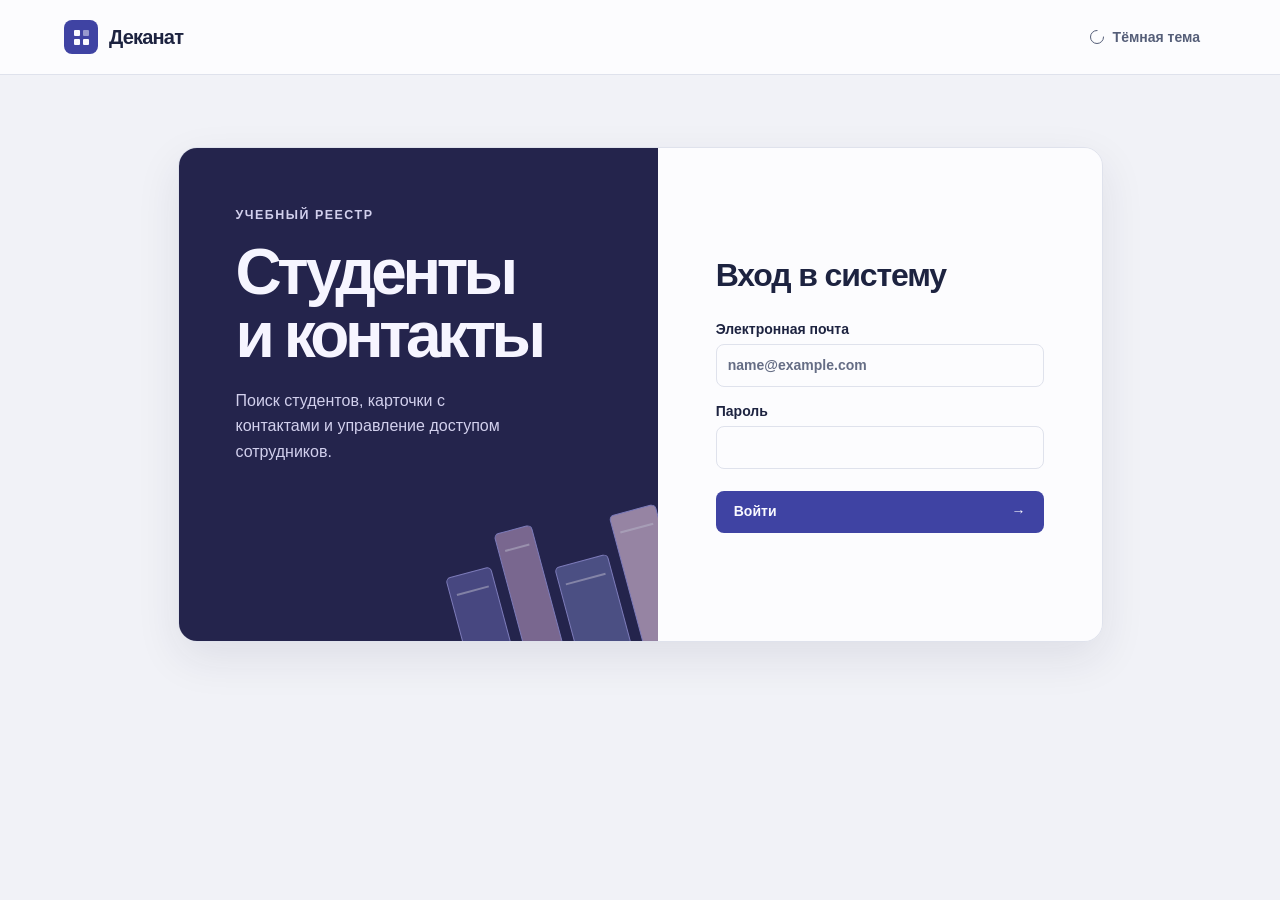
<file: src/main/resources/static/index.html>
<!doctype html>
<html lang="ru">
<head>
    <meta charset="utf-8">
    <meta name="viewport" content="width=device-width, initial-scale=1">
    <meta name="color-scheme" content="light dark">
    <title>Деканат — реестр студентов</title>
    <link rel="stylesheet" href="./assets/styles.css">
    <script src="./assets/preview.js" defer></script>
    <script src="./assets/app.js" defer></script>
</head>
<body>
<a class="skip-link" href="#content">К содержанию</a>
<header class="topbar">
    <div class="brand" aria-label="Деканат">
        <span class="brand-mark" aria-hidden="true"><i></i><i></i><i></i><i></i></span>
        <span>Деканат</span>
    </div>
    <div class="topbar-actions">
        <label id="preview-role-control" class="preview-role" hidden>
            <span>Демо-роль</span>
            <select id="preview-role" aria-label="Демонстрационная роль">
                <option value="ADMIN">Администратор</option>
                <option value="TEACHER">Преподаватель</option>
                <option value="SUPER_ADMIN">Суперадминистратор</option>
            </select>
        </label>
        <button id="theme" class="button ghost theme-button" type="button" aria-pressed="false">
            <span class="theme-icon" aria-hidden="true"></span><span id="theme-label">Тёмная тема</span>
        </button>
    </div>
</header>

<main id="content" tabindex="-1">
    <section id="login" class="login-layout" aria-labelledby="login-title">
        <div class="login-intro">
            <span class="section-label">Учебный реестр</span>
            <h1>Студенты<br>и контакты</h1>
            <p>Поиск студентов, карточки с контактами и управление доступом сотрудников.</p>
            <div class="book-spines" aria-hidden="true"><i></i><i></i><i></i><i></i></div>
        </div>
        <div class="login-panel">
            <h2 id="login-title">Вход в систему</h2>
            <noscript><p>Для входа включите JavaScript в браузере.</p></noscript>
            <form id="login-form" class="form-stack" method="post">
                <label>Электронная почта
                    <input id="login-email" name="email" type="email" autocomplete="username" placeholder="name@example.com" required maxlength="254">
                </label>
                <label>Пароль
                    <input name="password" type="password" autocomplete="current-password" required maxlength="72">
                </label>
                <p class="form-error" role="alert" hidden></p>
                <button type="submit" class="button primary">Войти <span aria-hidden="true">→</span></button>
            </form>
        </div>
    </section>

    <div id="workspace" class="workspace" hidden>
        <aside class="sidebar" aria-label="Рабочая область">
            <nav class="sidebar-nav" aria-label="Разделы реестра">
                <button id="students-nav" class="nav-button" type="button" data-section="students">
                    <span class="nav-icon students-icon" aria-hidden="true"></span>Студенты
                </button>
                <button id="users-nav" class="nav-button" type="button" data-section="users">
                    <span class="nav-icon users-icon" aria-hidden="true"></span>Пользователи
                </button>
            </nav>
            <div class="account">
                <p id="account-email" class="account-email"></p>
                <p id="account-roles" class="account-roles"></p>
                <button id="logout" class="button ghost" type="button">Выйти <span aria-hidden="true">↗</span></button>
            </div>
        </aside>

        <section id="directory" class="directory" aria-labelledby="directory-title">
            <p id="preview-note" class="preview-note" hidden>Демонстрация · Изменения сбрасываются при перезагрузке.</p>
            <header class="directory-heading">
                <div>
                    <h1 id="directory-title">Студенты</h1>
                    <p id="directory-description">Имена и контактные данные студентов</p>
                </div>
                <button id="add-entry" class="button primary" type="button"><span aria-hidden="true">+</span><span id="add-label">Добавить студента</span></button>
            </header>
            <div id="directory-card" class="directory-card">
                <form id="list-tools" class="list-tools" role="search" aria-label="Поиск и сортировка записей">
                    <label class="search-field">
                        <span class="visually-hidden" id="search-label">Поиск по имени, фамилии или ID</span>
                        <span class="search-icon" aria-hidden="true"></span>
                        <input id="query" name="query" type="search" placeholder="Имя, фамилия или ID" autocomplete="off" maxlength="254">
                    </label>
                    <label id="filter-field" class="tool-field" hidden>
                        <span class="visually-hidden">Фильтр по роли</span>
                        <select id="role-filter">
                            <option value="">Все роли</option>
                            <option value="SUPER_ADMIN">Суперадминистратор</option>
                            <option value="ADMIN">Администратор</option>
                            <option value="TEACHER">Преподаватель</option>
                        </select>
                    </label>
                    <label class="tool-field">
                        <span class="visually-hidden">Порядок сортировки</span>
                        <select id="sort"></select>
                    </label>
                </form>
                <div id="list-status" class="list-state" aria-live="polite" hidden>
                    <p id="list-message"></p>
                    <button id="retry" class="button secondary" type="button" hidden>Повторить</button>
                </div>
                <div id="table-wrap" class="table-wrap" hidden>
                    <table id="records">
                        <caption class="visually-hidden" id="table-caption">Список студентов</caption>
                        <thead><tr id="columns"></tr></thead>
                        <tbody id="rows"></tbody>
                    </table>
                </div>
                <footer id="list-footer" class="list-footer">
                    <span id="page-summary" aria-live="polite"></span>
                    <div id="pagination" class="pagination" aria-label="Страницы списка" hidden>
                        <button id="previous" class="button secondary page-button" type="button" aria-label="Предыдущая страница">←</button>
                        <span id="page-number" aria-live="polite"></span>
                        <button id="next" class="button secondary page-button" type="button" aria-label="Следующая страница">→</button>
                    </div>
                </footer>
            </div>
            <p id="announcement" class="visually-hidden" role="status"></p>
            <div id="toast" class="toast" hidden aria-hidden="true"></div>
        </section>
    </div>
</main>

<dialog id="dialog" class="dialog" aria-labelledby="dialog-title">
    <div class="dialog-heading">
        <h2 id="dialog-title"></h2>
        <button id="close-dialog" type="button" class="button ghost close-button" aria-label="Закрыть">×</button>
    </div>
    <div id="dialog-content"></div>
</dialog>

<template id="student-form-template">
    <form class="form-stack edit-form">
        <div class="form-columns">
            <label>Имя <input name="name" required maxlength="255" autocomplete="off"></label>
            <label>Фамилия <input name="surname" required maxlength="255" autocomplete="off"></label>
        </div>
        <label>Телефон <input type="tel" name="phoneNumber" maxlength="32" autocomplete="off" placeholder="+7 900 000-00-00"></label>
        <label>Электронная почта <input type="email" name="email" maxlength="255" autocomplete="off"></label>
        <p class="form-error" role="alert" hidden></p>
        <div class="form-actions">
            <button class="button secondary" type="button" data-cancel>Отмена</button>
            <button class="button primary" type="submit">Сохранить</button>
        </div>
    </form>
</template>

<template id="user-form-template">
    <form class="form-stack edit-form">
        <label>Электронная почта <input type="email" name="email" required maxlength="254" autocomplete="off"></label>
        <label>Пароль <input type="password" name="password" autocomplete="new-password"></label>
        <fieldset class="role-fieldset">
            <legend>Роли</legend>
            <label><input type="checkbox" name="role" value="TEACHER"> Преподаватель</label>
            <label><input type="checkbox" name="role" value="ADMIN"> Администратор</label>
            <label><input type="checkbox" name="role" value="SUPER_ADMIN"> Суперадминистратор</label>
        </fieldset>
        <p class="form-error" role="alert" hidden></p>
        <div class="form-actions">
            <button class="button secondary" type="button" data-cancel>Отмена</button>
            <button class="button primary" type="submit">Сохранить</button>
        </div>
    </form>
</template>
</body>
</html>
</file>
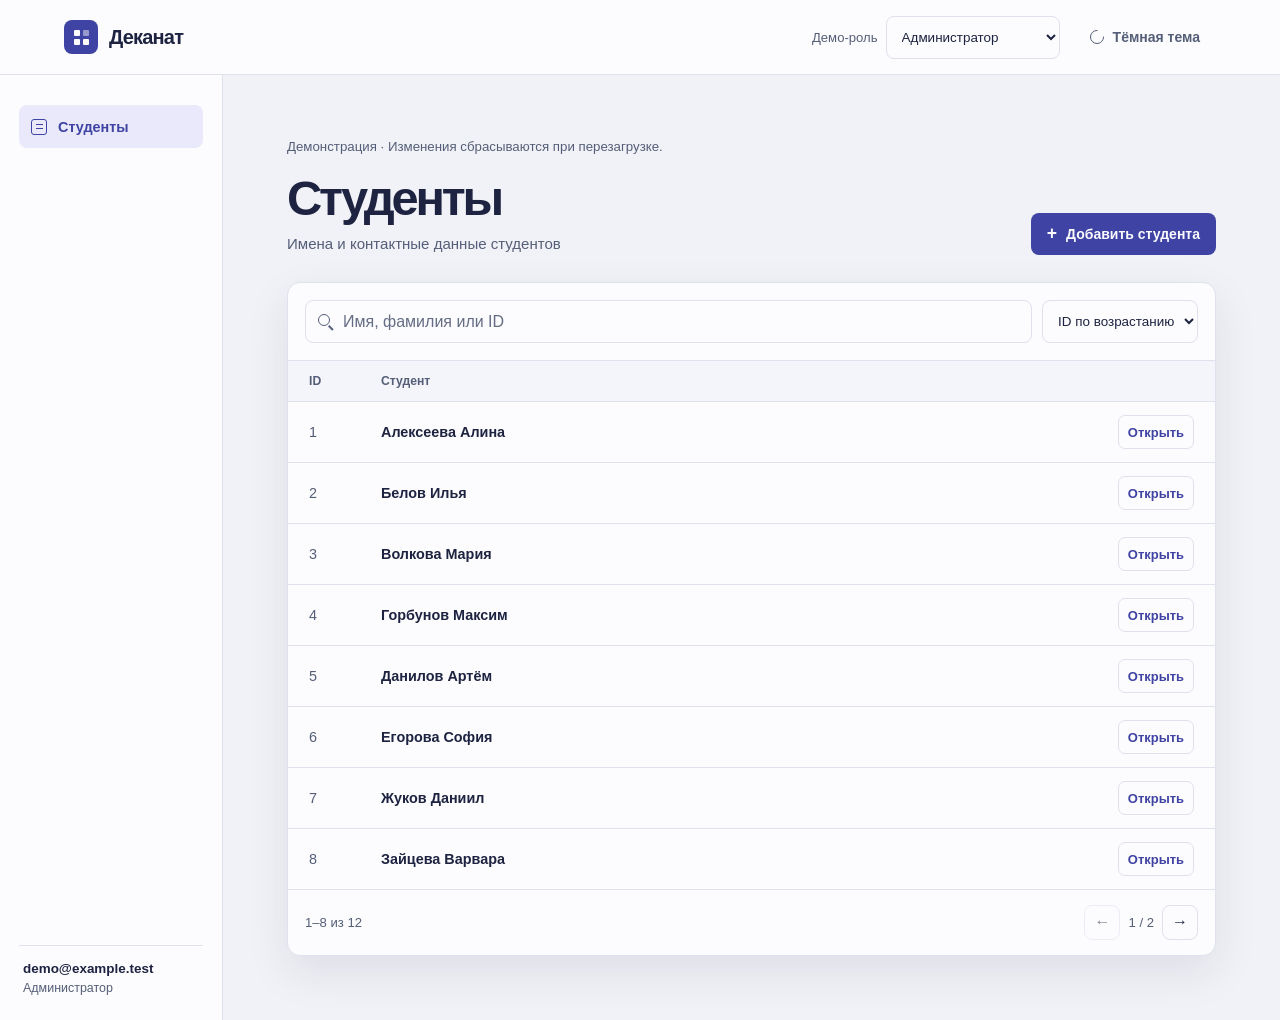
<file: preview.html>
<!doctype html>
<html lang="ru">
<head>
  <meta charset="utf-8">
  <meta name="viewport" content="width=device-width, initial-scale=1">
  <title>Предпросмотр fun-student</title>
  <meta http-equiv="refresh" content="0; url=./src/main/resources/static/index.html?preview=1">
</head>
<body>
  <p><a href="./src/main/resources/static/index.html?preview=1">Открыть автономный предпросмотр</a></p>
</body>
</html>
</file>
<file: src/main/resources/static/assets/styles.css>
:root {
    color-scheme: light;
    font-family: Inter, "Segoe UI", Arial, sans-serif;
    color: var(--text);
    background: var(--page);
    --page: #f1f2f7;
    --surface: #fcfcfe;
    --surface-alt: #f4f5fa;
    --line: #dfe2ec;
    --text: #1d2340;
    --muted: #555e78;
    --accent: #3f43a3;
    --accent-hover: #313683;
    --on-accent: #fafaff;
    --accent-soft: #e9e9fb;
    --focus: #5358d0;
    --danger: #a52545;
    --on-danger: #fff5f7;
    --error-bg: #fbebef;
    --login-bg: #24244c;
    --login-text: #f6f5ff;
    --login-muted: #d2d0ed;
    --shadow: 0 16px 45px rgb(33 36 72 / 9%);
}

[data-theme="dark"] {
    color-scheme: dark;
    --page: #161827;
    --surface: #202337;
    --surface-alt: #272b42;
    --line: #363c58;
    --text: #f0effa;
    --muted: #b1b7d1;
    --accent: #b5b6ff;
    --accent-hover: #ceceff;
    --on-accent: #242451;
    --accent-soft: #33345a;
    --focus: #b0b1ff;
    --danger: #f6a8bd;
    --on-danger: #431124;
    --error-bg: #462b3e;
    --login-bg: #29294d;
    --shadow: 0 16px 45px rgb(0 0 0 / 22%);
}

*, *::before, *::after { box-sizing: border-box; }
[hidden] { display: none !important; }
body { margin: 0; min-width: 290px; }
button, input, select { font: inherit; }
button, select { cursor: pointer; }
button:disabled { cursor: default; opacity: .54; }
h1, h2, p { margin: 0; }
a { color: var(--accent); }
:focus-visible { outline: 3px solid var(--focus); outline-offset: 3px; }

.visually-hidden, .skip-link:not(:focus) {
    position: absolute;
    width: 1px;
    height: 1px;
    clip-path: inset(50%);
    overflow: hidden;
    white-space: nowrap;
}

.skip-link:focus { position: fixed; inset: 8px auto auto 12px; z-index: 10; padding: 12px; background: var(--surface); }

.topbar {
    min-height: 75px;
    padding: 12px clamp(20px, 5vw, 72px);
    background: var(--surface);
    border-bottom: 1px solid var(--line);
    display: flex;
    justify-content: space-between;
    align-items: center;
    gap: 20px;
}

.brand { display: flex; align-items: center; gap: 11px; font-weight: 760; font-size: 1.25rem; letter-spacing: -.04em; }
.brand-mark {
    display: grid;
    grid-template-columns: repeat(2, 6px);
    grid-template-rows: repeat(2, 6px);
    gap: 3px;
    place-content: center;
    width: 34px;
    height: 34px;
    border-radius: 8px;
    background: var(--accent);
}
.brand-mark i { background: var(--on-accent); border-radius: 1px; }
.brand-mark i:nth-child(2) { opacity: .47; }
.topbar-actions { display: flex; align-items: center; gap: 14px; }
.preview-role { display: flex; align-items: center; gap: 8px; }
.preview-role span { color: var(--muted); font-size: .82rem; white-space: nowrap; }
.preview-role select { width: auto; }

.button {
    display: inline-flex;
    justify-content: center;
    align-items: center;
    gap: 9px;
    padding: 10px 15px;
    min-height: 42px;
    border: 1px solid transparent;
    border-radius: 8px;
    font-size: .875rem;
    font-weight: 650;
    line-height: 1.3;
    text-decoration: none;
}
.button.primary { background: var(--accent); color: var(--on-accent); }
.button.primary:hover:enabled { background: var(--accent-hover); }
.button.secondary { color: var(--text); background: var(--surface); border-color: var(--line); }
.button.secondary:hover:enabled, .button.ghost:hover:enabled { background: var(--surface-alt); }
.button.ghost { color: var(--muted); background: transparent; }
.button.danger { background: var(--danger); color: var(--on-danger); }
.button.danger:hover:enabled { filter: brightness(.92); }

.theme-icon { width: 14px; height: 14px; border: 1.6px solid currentColor; border-radius: 50%; position: relative; }
.theme-icon::after { content: ""; width: 9px; height: 9px; position: absolute; top: -3px; right: -3px; background: var(--surface); border-radius: 50%; }
.theme-button:hover .theme-icon::after { background: var(--surface-alt); }
[data-theme="dark"] .theme-icon::after { display: none; }
[data-theme="dark"] .theme-icon { box-shadow: inset 0 0 0 2px var(--surface); background: currentColor; }

.login-layout {
    display: grid;
    grid-template-columns: 1.08fr 1fr;
    max-width: 925px;
    min-height: 495px;
    margin: clamp(32px, 8vh, 90px) auto;
    width: calc(100% - 40px);
    overflow: hidden;
    border: 1px solid var(--line);
    border-radius: 19px;
    box-shadow: var(--shadow);
}
.login-intro { position: relative; overflow: hidden; isolation: isolate; padding: clamp(26px, 5vw, 57px); background: var(--login-bg); color: var(--login-text); }
.section-label { font-size: .78rem; letter-spacing: .12em; text-transform: uppercase; color: var(--login-muted); font-weight: 670; }
.login-intro h1 { margin-top: 18px; font-size: clamp(2.55rem, 5vw, 4.55rem); line-height: .99; letter-spacing: -.07em; }
.login-intro p { margin-top: 20px; color: var(--login-muted); max-width: 30ch; line-height: 1.6; }
.book-spines { position: absolute; bottom: -34px; right: -18px; display: flex; align-items: end; gap: 11px; z-index: -1; transform: rotate(-15deg); }
.book-spines i { display: block; height: 127px; width: 47px; border: 1px solid #9f9de4; border-radius: 5px; background: #555594; opacity: .72; }
.book-spines i:nth-child(2) { height: 157px; background: #9b82aa; width: 39px; }
.book-spines i:nth-child(3) { height: 109px; background: #5b6099; width: 55px; }
.book-spines i:nth-child(4) { height: 145px; background: #c3a9c5; width: 48px; }
.book-spines i::before { display: block; content: ""; height: 2px; margin: 17px 6px; background: #eeedf7; opacity: .53; }
.login-panel { display: flex; flex-direction: column; justify-content: center; padding: clamp(25px, 5vw, 58px); background: var(--surface); }
.login-panel h2 { margin-bottom: 27px; font-size: clamp(1.35rem, 3vw, 2rem); letter-spacing: -.035em; }
.login-panel button[type="submit"] { justify-content: space-between; padding-inline: 17px; margin-top: 6px; }

.form-stack { display: grid; gap: 16px; }
.form-stack label { display: grid; gap: 7px; font-size: .875rem; font-weight: 620; }
.form-stack label small { color: var(--muted); font-weight: 400; }
input:not([type="checkbox"]), select {
    width: 100%;
    min-height: 43px;
    border: 1px solid var(--line);
    border-radius: 8px;
    padding: 9px 11px;
    background: var(--surface);
    color: var(--text);
}
input::placeholder { color: var(--muted); opacity: .9; }
.form-error { background: var(--error-bg); color: var(--danger); border-radius: 8px; padding: 10px 12px; line-height: 1.4; font-size: .875rem; overflow-wrap: anywhere; }

.workspace {
    display: grid;
    grid-template-columns: 223px minmax(0, 1fr);
    max-width: 1440px;
    margin: 0 auto;
    min-height: calc(100vh - 75px);
}
.sidebar {
    display: flex;
    flex-direction: column;
    justify-content: space-between;
    min-width: 0;
    gap: 25px;
    padding: 30px 19px 23px;
    border-inline-end: 1px solid var(--line);
    background: var(--surface);
}
.sidebar-nav { display: grid; gap: 6px; }
.nav-button {
    width: 100%;
    text-align: left;
    min-height: 43px;
    display: flex;
    align-items: center;
    gap: 11px;
    padding: 10px 12px;
    border: 0;
    border-radius: 8px;
    color: var(--muted);
    background: transparent;
    font-size: .9rem;
    font-weight: 600;
}
.nav-button:hover { background: var(--surface-alt); }
.nav-button[aria-current="page"] { background: var(--accent-soft); color: var(--accent); }
.nav-icon { width: 16px; height: 16px; flex: none; position: relative; }
.students-icon { border: 1.5px solid currentColor; border-radius: 3px; }
.students-icon::after { content: ""; display: block; width: 7px; height: 1.5px; background: currentColor; box-shadow: 0 4px currentColor; margin: 4px auto; }
.users-icon::before { content: ""; position: absolute; inset: 0 auto auto 5px; width: 7px; height: 7px; border: 1.5px solid currentColor; border-radius: 50%; }
.users-icon::after { content: ""; position: absolute; inset: auto 1px 0; height: 7px; border: 1.5px solid currentColor; border-radius: 6px 6px 2px 2px; }
.account { border-top: 1px solid var(--line); padding: 15px 4px 0; }
.account-email { font-size: .84rem; overflow-wrap: anywhere; font-weight: 650; }
.account-roles { margin-top: 4px; font-size: .78rem; line-height: 1.4; color: var(--muted); }
.account .button { margin: 7px 0 0 -9px; }

.directory { min-width: 0; padding: clamp(26px, 5vw, 64px); }
.preview-note { margin-bottom: 19px; color: var(--muted); font-size: .83rem; }
.directory-heading { display: flex; align-items: end; justify-content: space-between; gap: 18px; margin-bottom: 27px; }
.directory-heading h1 { font-size: clamp(2rem, 4vw, 3.05rem); letter-spacing: -.065em; line-height: 1.04; }
.directory-heading p { margin-top: 9px; color: var(--muted); font-size: .94rem; line-height: 1.5; }
.directory-heading .button { flex: none; }
.directory-heading .button > span:first-child { font-size: 1.1rem; line-height: .9; }

.directory-card { background: var(--surface); border: 1px solid var(--line); border-radius: 13px; box-shadow: var(--shadow); }
.list-tools { display: flex; flex-wrap: wrap; gap: 10px; padding: 17px; }
.search-field { position: relative; flex: 1 1 210px; }
.search-field input { padding-inline-start: 37px; }
.search-icon { position: absolute; left: 13px; top: 14px; width: 12px; height: 12px; border: 1.5px solid var(--muted); border-radius: 50%; pointer-events: none; }
.search-icon::after { position: absolute; width: 6px; height: 1.5px; background: var(--muted); transform: rotate(45deg); content: ""; right: -5px; bottom: -3px; }
.tool-field { flex: 0 1 auto; }
.tool-field select, .preview-role select { padding-inline: 11px 6px; font-size: .84rem; }

.table-wrap { overflow-x: auto; }
table { width: 100%; border-collapse: collapse; text-align: start; }
th { font-size: .76rem; text-align: start; color: var(--muted); background: var(--surface-alt); }
th, td { padding: 13px clamp(11px, 2vw, 21px); border-top: 1px solid var(--line); }
td { font-size: .9rem; overflow-wrap: anywhere; }
.record-id { width: 72px; color: var(--muted); font-variant-numeric: tabular-nums; white-space: nowrap; }
.record-name { min-width: 130px; font-weight: 630; }
.actions { width: 1px; }
.record-button { border: 1px solid var(--line); border-radius: 7px; background: transparent; color: var(--accent); padding: 6px 9px; min-height: 34px; font-size: .81rem; font-weight: 650; white-space: nowrap; }
.record-button:hover { background: var(--accent-soft); }
.role-badges { display: flex; flex-wrap: wrap; gap: 5px; }
.role-badge { display: inline-flex; padding: 4px 8px; background: var(--accent-soft); color: var(--accent); border-radius: 5px; font-size: .73rem; line-height: 1.35; font-weight: 620; }
.list-state { min-height: 156px; display: grid; align-content: center; justify-items: center; gap: 12px; padding: 20px; text-align: center; color: var(--muted); }
.list-footer { min-height: 66px; display: flex; align-items: center; justify-content: space-between; gap: 12px; padding: 13px 17px; border-top: 1px solid var(--line); color: var(--muted); font-size: .82rem; }
.pagination { display: flex; align-items: center; gap: 8px; white-space: nowrap; }
.page-button { min-height: 35px; min-width: 36px; padding: 4px 8px; font-size: 1rem; }

.dialog { width: min(530px, calc(100% - 30px)); max-height: calc(100% - 30px); padding: 0; border: 1px solid var(--line); border-radius: 15px; background: var(--surface); color: var(--text); box-shadow: var(--shadow); }
.dialog::backdrop { background: rgb(22 23 44 / 61%); }
.dialog-heading { display: flex; justify-content: space-between; align-items: start; gap: 18px; padding: 20px 22px 15px; border-bottom: 1px solid var(--line); }
.dialog-heading h2 { font-size: 1.35rem; letter-spacing: -.035em; align-self: center; overflow-wrap: anywhere; }
.close-button { min-height: 34px; width: 35px; padding: 0; font-size: 1.4rem; flex: none; }
#dialog-content { padding: 21px 22px; }
.form-columns { display: grid; grid-template-columns: repeat(2, minmax(0, 1fr)); gap: 12px; }
.form-actions { display: flex; flex-wrap: wrap; justify-content: end; gap: 8px; margin-top: 4px; }
.details { display: grid; gap: 14px; margin: 0 0 18px; }
.details dt { color: var(--muted); font-size: .8rem; }
.details dd { margin: 4px 0 0; overflow-wrap: anywhere; }
.delete-text { margin-bottom: 17px; line-height: 1.55; overflow-wrap: anywhere; }
.role-fieldset { display: grid; gap: 9px; border: 1px solid var(--line); border-radius: 8px; margin: 0; padding: 12px; }
.role-fieldset legend { padding: 0 5px; font-size: .875rem; font-weight: 620; }
.role-fieldset label { display: flex; align-items: center; gap: 7px; }
.role-fieldset input { accent-color: var(--accent); width: 16px; height: 16px; }
.toast { position: fixed; z-index: 2; inset: auto 20px 20px auto; max-width: calc(100% - 40px); padding: 12px 16px; border-radius: 9px; background: var(--text); color: var(--surface); box-shadow: var(--shadow); font-size: .9rem; }

@media (max-width: 790px) {
    .workspace { grid-template-columns: 173px minmax(0, 1fr); }
    .sidebar { padding-inline: 12px; }
    .directory { padding-inline: 22px; }
    .directory-heading { align-items: start; }
}

@media (max-width: 625px) {
    .topbar { padding-inline: 13px; gap: 8px; }
    .topbar-actions { gap: 4px; }
    .theme-button { padding-inline: 9px; }
    .preview-role span { display: none; }
    .preview-role select { max-width: 138px; }
    .login-layout { grid-template-columns: 1fr; width: calc(100% - 26px); }
    .login-intro h1 br { display: none; }
    .login-intro h1 { max-width: 12ch; margin-top: 10px; }
    .login-intro p { max-width: 28ch; margin-top: 12px; }
    .book-spines { right: -64px; opacity: .45; }
    .workspace { display: block; }
    .sidebar { padding: 9px 12px; flex-direction: row; align-items: center; gap: 5px; border: 0; border-bottom: 1px solid var(--line); }
    .sidebar-nav { display: flex; flex-wrap: wrap; gap: 4px; }
    .nav-button { width: auto; gap: 5px; padding-inline: 8px; font-size: .8rem; }
    .account { border: 0; padding: 0; }
    .account-email, .account-roles { display: none; }
    .account .button { margin: 0; padding-inline: 6px; white-space: nowrap; font-size: .8rem; }
    .directory { padding: 25px 12px; }
    .directory-heading { flex-wrap: wrap; gap: 13px; margin-bottom: 18px; }
    .directory-heading h1 { font-size: 2rem; }
    .list-tools { padding: 12px; }
    .tool-field { flex-grow: 1; }
    .list-footer { padding-inline: 11px; }
    th, td { padding-inline: 8px; }
    .record-id { width: 45px; }
    .record-name { min-width: 94px; }
}

@media (max-width: 430px) {
    .theme-button #theme-label { position: absolute; width: 1px; height: 1px; overflow: hidden; clip-path: inset(50%); white-space: nowrap; }
    .form-columns { grid-template-columns: 1fr; }
    .pagination { gap: 5px; }
}
</file>
